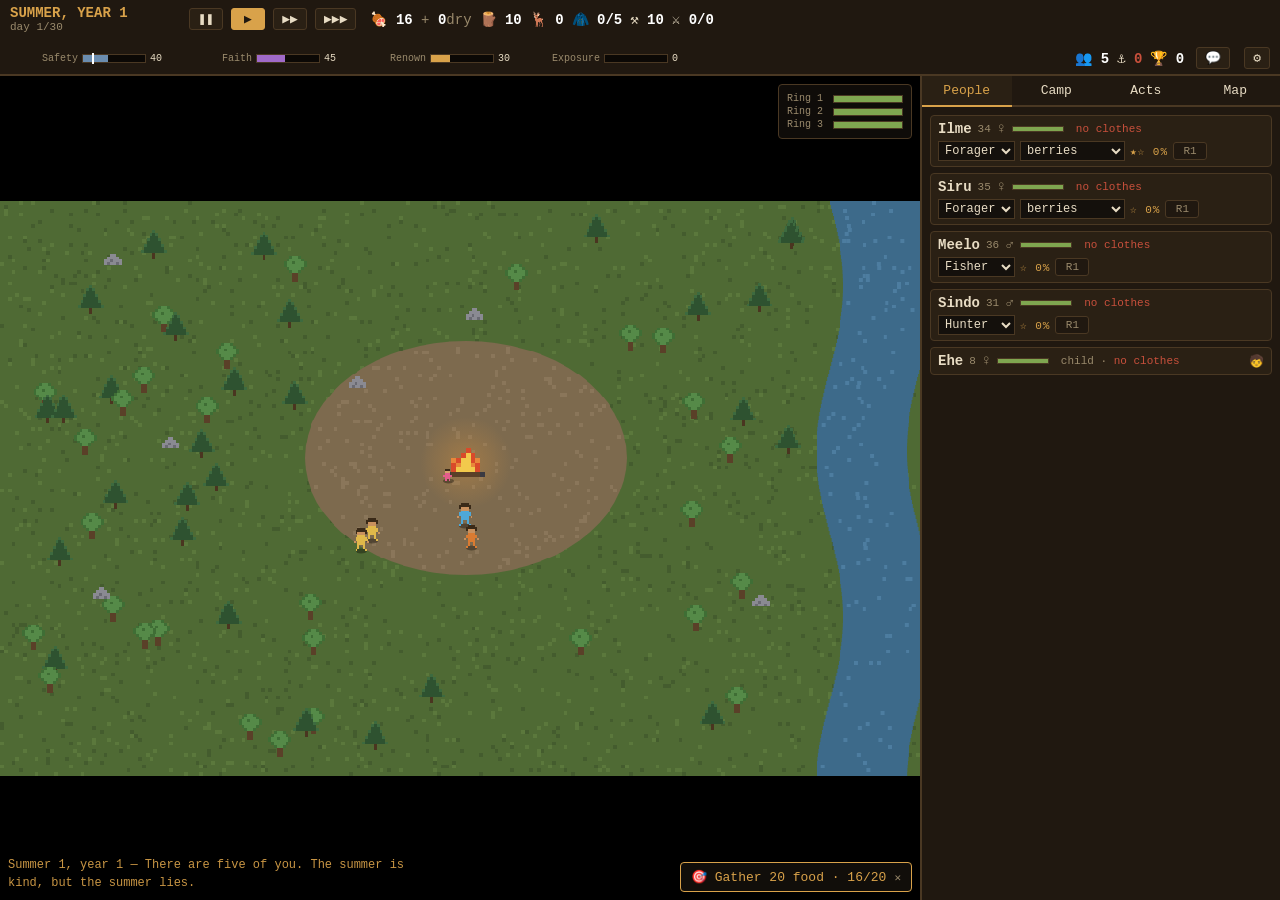
<file: game/index.html>
<!DOCTYPE html>
<html lang="en">
<head>
<meta charset="utf-8">
<title>The Winter Count — Stay or Roam</title>
<meta name="viewport" content="width=device-width, initial-scale=1">
<link rel="icon" type="image/svg+xml" href="/favicon.svg">
<link rel="stylesheet" href="css/style.css?v=32">
<link rel="stylesheet" href="css/mobile.css?v=32">
</head>
<body>
<div id="app">
  <!-- Top bar -->
  <div id="topbar">
    <div class="tb-group" id="tb-date">
      <span id="date-txt">summer 1, year 1</span>
      <span id="day-txt" class="dim">day 1/30</span>
    </div>
    <div class="tb-group" id="tb-speed">
      <button class="spd" data-spd="0" title="Pause (space)">❚❚</button>
      <button class="spd" data-spd="1" title="Normal speed">▶</button>
      <button class="spd" data-spd="2" title="Double speed">▶▶</button>
      <button class="spd" data-spd="4" title="Quadruple speed">▶▶▶</button>
    </div>
    <div class="tb-group" id="tb-res">
      <span class="res" id="res-toit" title="Fresh food rots in about 6 days. Dried food keeps through winter.">🍖 <b id="r-fresh">0</b> <span class="dim">+</span> <b id="r-dried">0</b><span class="dim">dry</span></span>
      <span class="res" id="res-mat" title="Timber, stone and bone. Needed for building and tools.">🪵 <b id="r-mat">0</b></span>
      <span class="res" id="res-hides" title="Hides come only from hunting. Needed for winter clothes.">🦌 <b id="r-hides">0</b></span>
      <span class="res" id="res-clothes" title="Winter clothes: how many are clothed / total">🧥 <b id="r-clothes">0/0</b></span>
      <span class="res" id="res-tool" title="Tool quality. A crafter keeps them sharp, a workshop raises the ceiling.">⚒ <b id="r-tool">0</b></span>
      <span class="res" id="res-gear" title="">⚔ <b id="r-gear">0</b></span>
    </div>
    <div class="tb-group" id="tb-meters">
      <div class="meter" id="m-sec" title=""><label>Safety</label><div class="bar"><div class="fill sec"></div><div class="req"></div></div><span class="mval"></span></div>
      <div class="meter" id="m-faith" title="Faith is a buffer against hardship: with high faith people endure hunger and death without leaving."><label>Faith</label><div class="bar"><div class="fill faith"></div></div><span class="mval"></span></div>
      <div class="meter" id="m-rep" title="Renown decides who comes: joiners, traders… or raiders."><label>Renown</label><div class="bar"><div class="fill rep"></div></div><span class="mval"></span></div>
      <div class="meter" id="m-vis" title=""><label>Exposure</label><div class="bar"><div class="fill vis"></div></div><span class="mval"></span></div>
    </div>
    <div class="tb-group" id="tb-pop">
      <span id="pop-txt" title="Population">👥 <b id="r-pop">0</b></span>
      <span id="leave-txt" title="The cost of leaving: what you abandon if you move. Every building raises it.">⚓ <b id="r-leave">0</b></span>
      <span id="score-txt" title="Score builds every season you survive: people, stores, relics, winters passed, raids won. Death ends the count.">🏆 <b id="r-score">0</b></span>
      <button id="btn-feedback" title="Send feedback">💬</button>
      <button id="tb-more" title="More readings" aria-expanded="false">⌄</button>
    </div>
  </div>

  <!-- Main area -->
  <div id="main">
    <div id="canvas-wrap">
      <canvas id="game-canvas" width="960" height="600"></canvas>
      <div id="log-overlay"></div>
      <div id="ring-overlay" title="How rich the land is, ring by ring. When a ring empties, workers walk further: slower and more dangerous.">
        <div class="ringbar" id="rb-0"><label>Ring 1</label><div class="rbar"><div class="rfill"></div></div></div>
        <div class="ringbar" id="rb-1"><label>Ring 2</label><div class="rbar"><div class="rfill"></div></div></div>
        <div class="ringbar" id="rb-2"><label>Ring 3</label><div class="rbar"><div class="rfill"></div></div></div>
      </div>
      <div id="away-overlay"></div>
      <div id="obj-bar" class="hidden"><span id="obj-title"></span><span id="obj-hide" title="Hide goals">✕</span></div>
    </div>

    <!-- Side panel -->
    <div id="side">
      <div id="sheet-handle" aria-hidden="true"><span class="sh-grip"></span><span class="sh-label">drag up</span></div>
      <div id="tabs">
        <button class="tab active" data-tab="rahvas">People</button>
        <button class="tab" data-tab="kyla">Camp</button>
        <button class="tab" data-tab="teod">Acts</button>
        <button class="tab" data-tab="kaart">Map</button>
      </div>
      <div id="tab-rahvas" class="tabpage active"></div>
      <div id="tab-kyla" class="tabpage"></div>
      <div id="tab-teod" class="tabpage"></div>
      <div id="tab-kaart" class="tabpage"></div>
    </div>
  </div>
</div>

<!-- Mobiil: logi täisvaates -->
<div id="log-full">
  <div class="lf-head"><b>Event log</b><button id="lf-close" aria-label="Close">✕</button></div>
  <div class="lf-body"></div>
</div>

<!-- Mobiil: tegevusriba -->
<nav id="mob-tabs" aria-label="Views">
  <button data-mtab="rahvas"><span class="mt-ico">◆</span><span class="mt-lab">People</span></button>
  <button data-mtab="kyla"><span class="mt-ico">▣</span><span class="mt-lab">Camp</span></button>
  <button data-mtab="teod"><span class="mt-ico">✦</span><span class="mt-lab">Acts</span></button>
  <button data-mtab="kaart"><span class="mt-ico">◇</span><span class="mt-lab">Map</span></button>
  <button id="mt-speed" title="Speed"><span class="mt-ico">⏸</span><span class="mt-lab">1×</span></button>
</nav>

<!-- Modal -->
<div id="modal-back" class="hidden">
  <div id="modal">
    <h2 id="modal-title"></h2>
    <div id="modal-body"></div>
    <div id="modal-choices"></div>
  </div>
</div>

<!-- Combat overlay -->
<div id="combat-back" class="hidden">
  <div id="combat-box">
    <h2 id="combat-title">Encounter</h2>
    <canvas id="combat-canvas" width="780" height="480"></canvas>
    <div id="combat-info"></div>
    <div id="combat-buttons">
      <button id="cb-endturn">End turn</button>
      <button id="cb-flee" title="Everyone runs. You lose loot and renown, but not people.">Flee</button>
      <button id="cb-auto" title="Let the fight resolve itself.">Auto-resolve</button>
    </div>
    <button id="cb-confirm">⚔ Attack</button>
    <div id="combat-log"></div>
  </div>
</div>

<script src="js/telemetry.js?v=32"></script>
<script src="js/util.js?v=32"></script>
<script src="js/data.js?v=32"></script>
<script src="js/sprites.js?v=32"></script>
<script src="js/world.js?v=32"></script>
<script src="js/objectives.js?v=32"></script>
<script src="js/person.js?v=32"></script>
<script src="js/sim.js?v=32"></script>
<script src="js/events.js?v=32"></script>
<script src="js/combat.js?v=32"></script>
<script src="js/render.js?v=32"></script>
<script src="js/bot.js?v=32"></script>
<script src="js/ui.js?v=32"></script>
<script src="js/mobile.js?v=32"></script>
<script src="js/admin.js?v=32"></script>
<script src="js/main.js?v=32"></script>
</body>
</html>
</file>
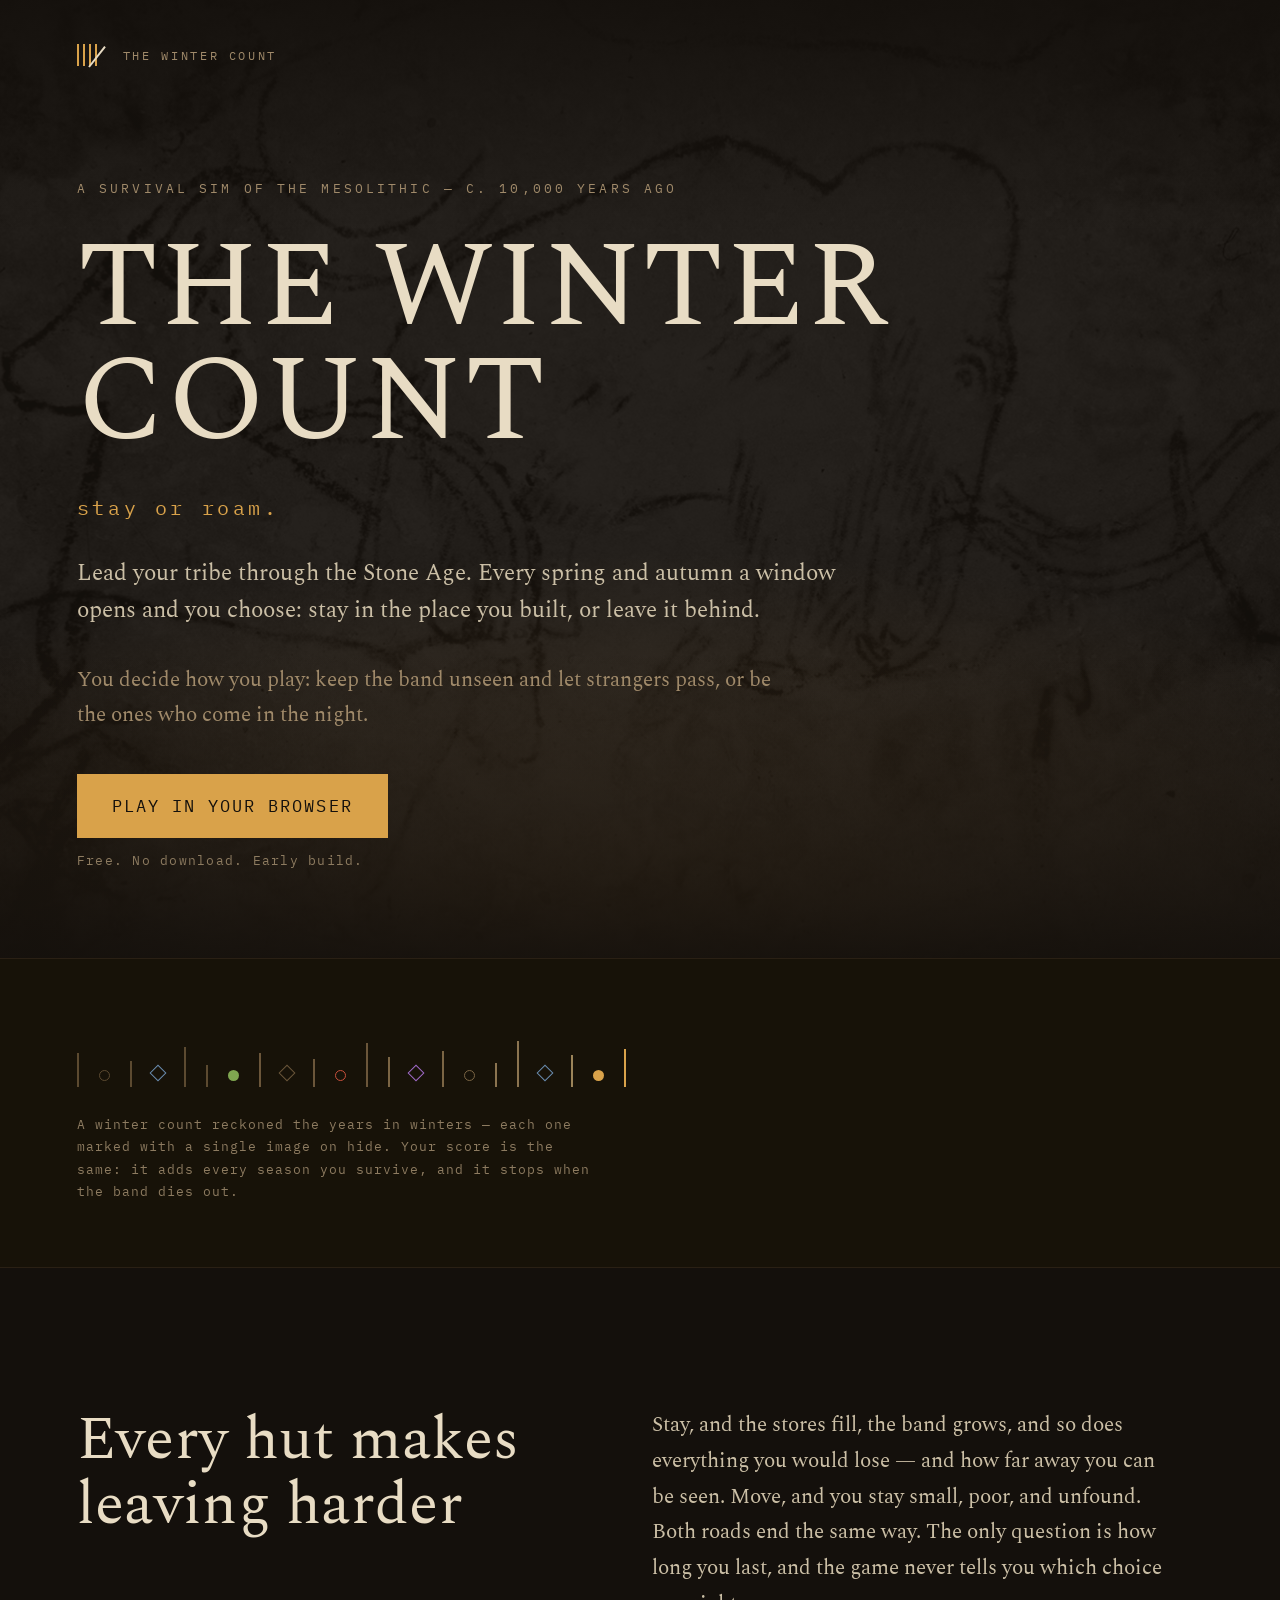
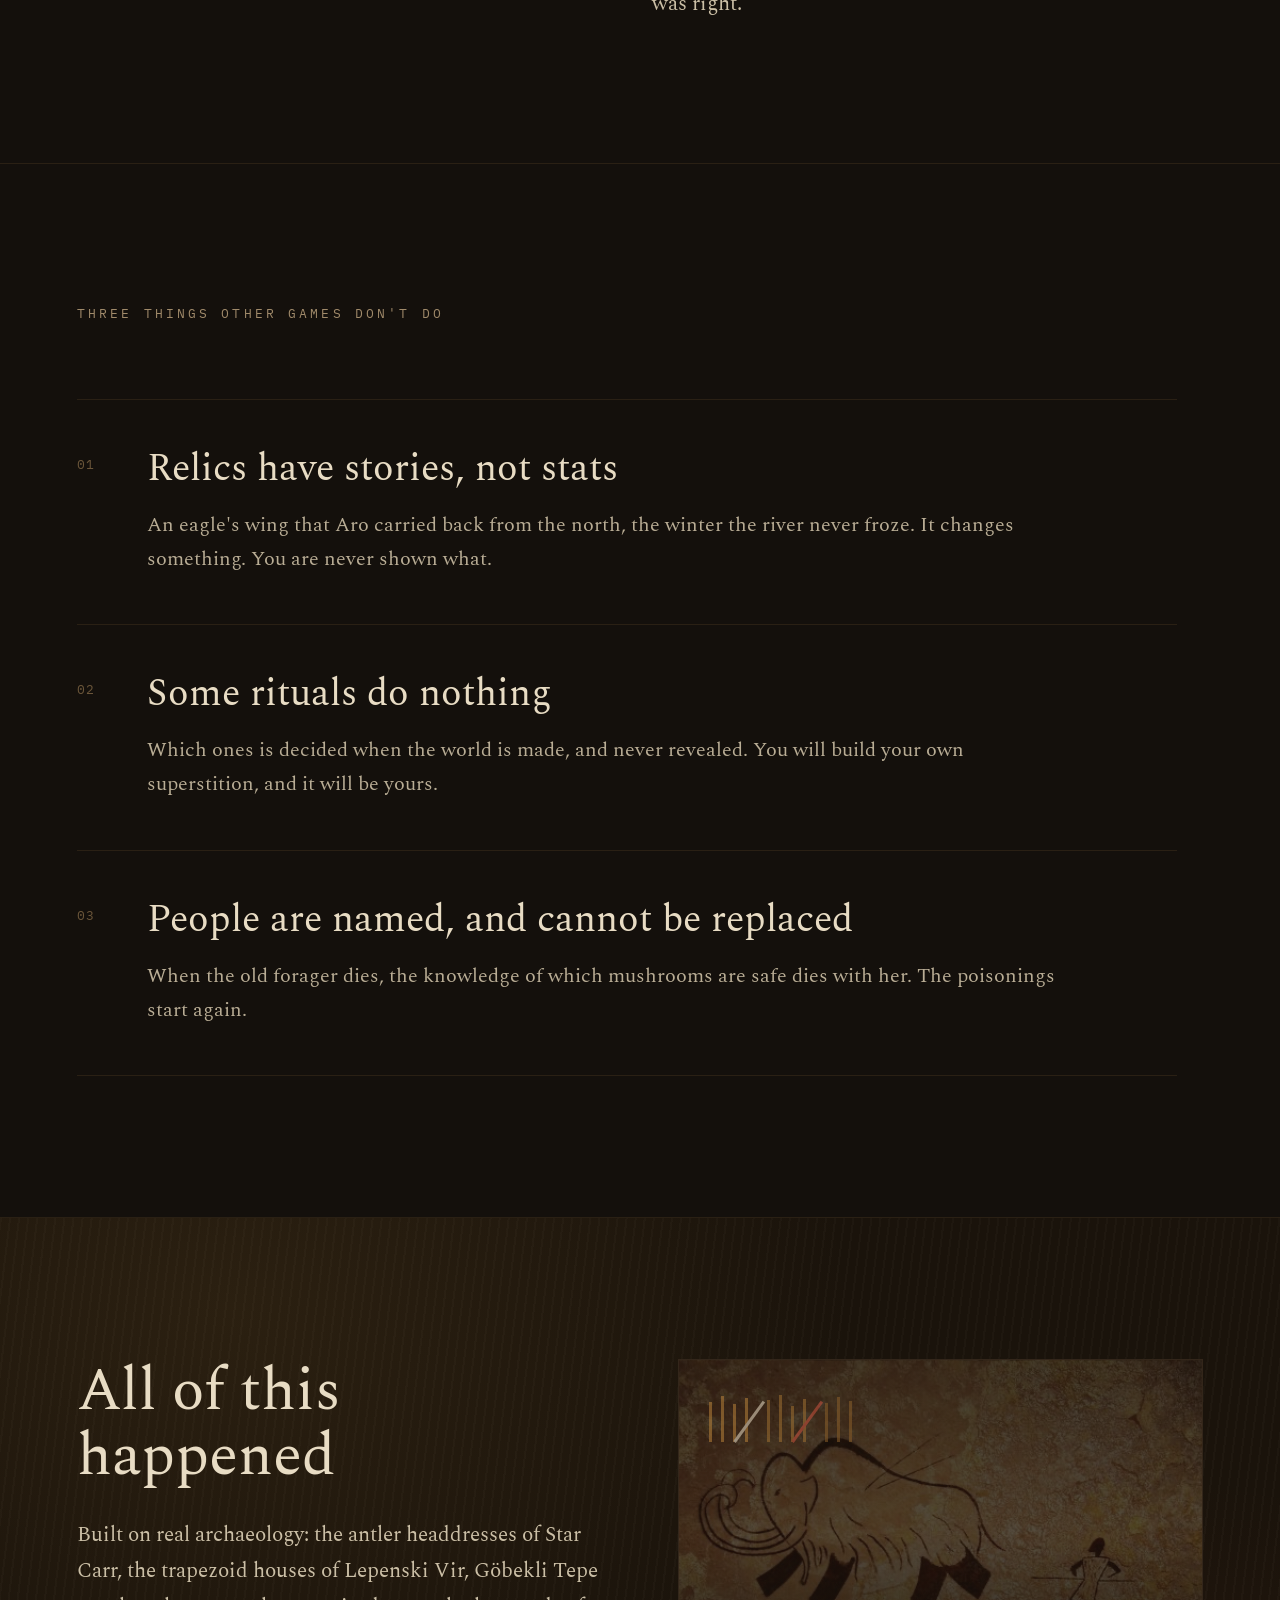
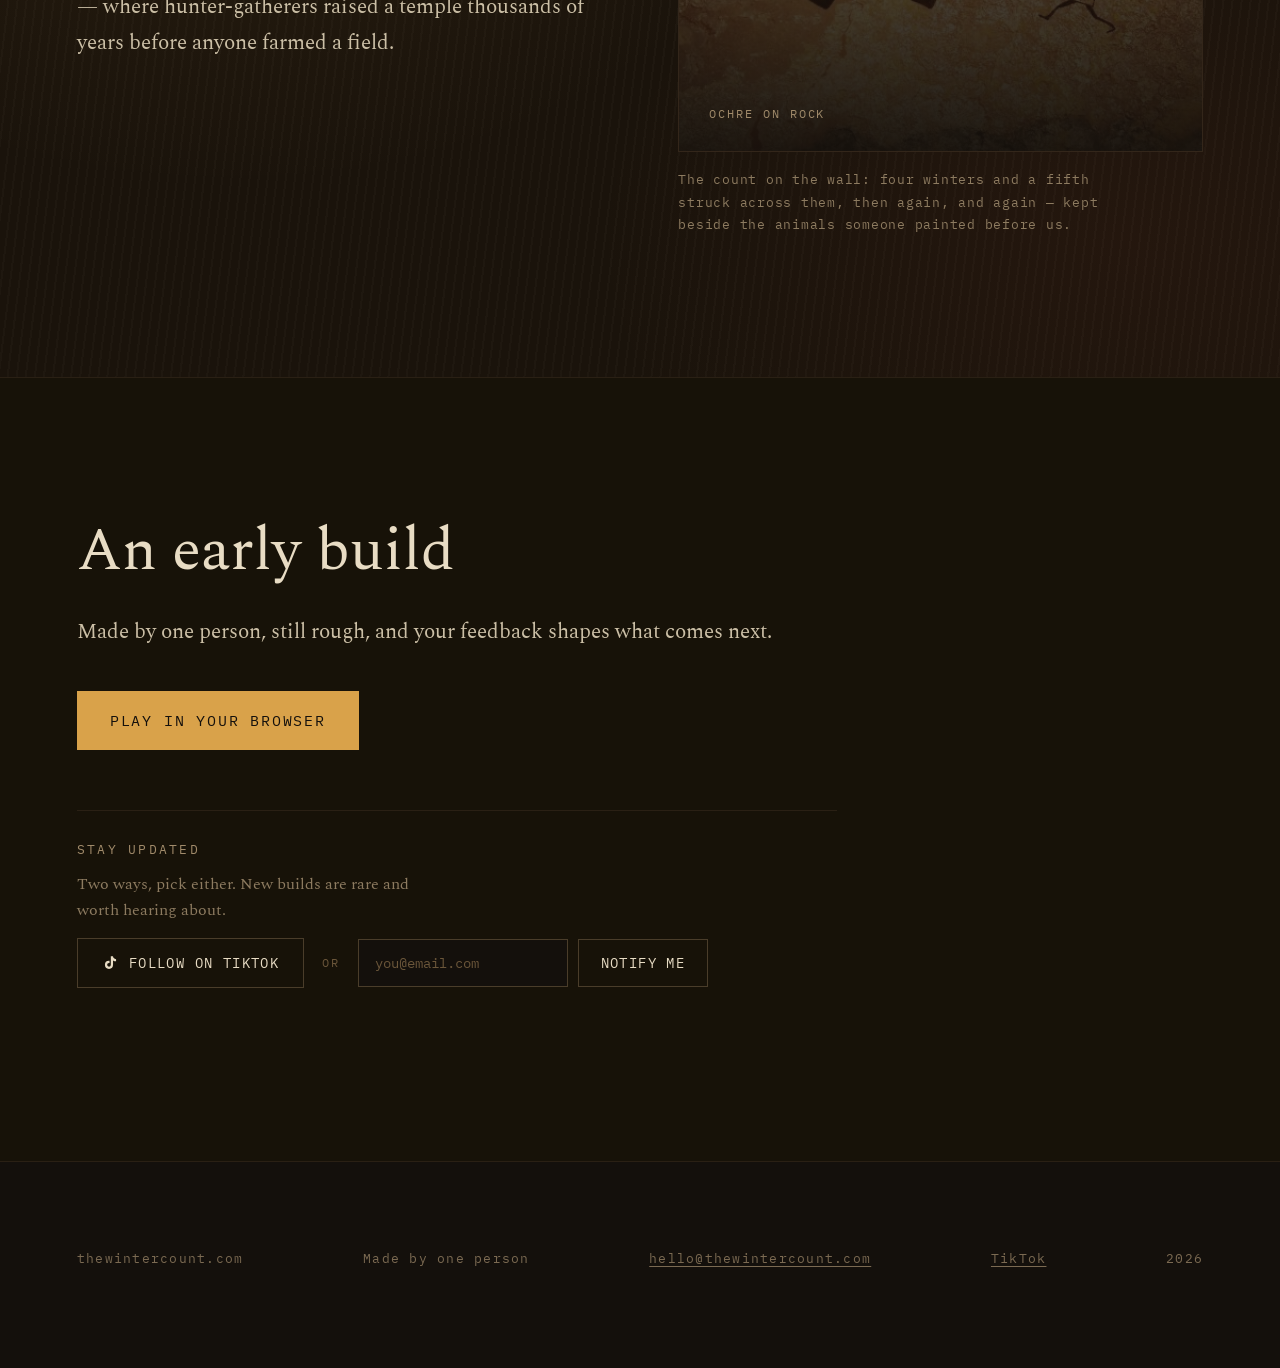
<file: game/site/index.html>
<!DOCTYPE html>
<html lang="en">
<head>
<meta charset="utf-8">
<meta name="viewport" content="width=device-width, initial-scale=1">
<title>The Winter Count — Stay or roam.</title>
<meta name="description" content="A survival sim of the Mesolithic. Lead a band of hunter-gatherers through the seasons and choose, every spring and autumn: stay in the place you built, or leave it behind. Free in your browser.">
<meta property="og:title" content="The Winter Count — Stay or roam.">
<meta property="og:description" content="Lead your band through the Stone Age. Every hut makes leaving harder. Free in your browser.">
<meta property="og:type" content="website">
<meta property="og:url" content="https://thewintercount.com/">
<link rel="icon" type="image/svg+xml" href="/favicon.svg">
<link rel="preconnect" href="https://fonts.googleapis.com">
<link rel="preconnect" href="https://fonts.gstatic.com" crossorigin>
<link rel="stylesheet" href="https://fonts.googleapis.com/css2?family=Spectral:ital,wght@0,400;0,500;0,600;0,700;1,400&family=IBM+Plex+Mono:wght@400;500&display=swap">
<style>

  html { -webkit-text-size-adjust: 100%; }
  body { margin: 0; background: #14100c; color: #e8dcc4; font-family: Spectral, Georgia, serif; }
  * { box-sizing: border-box; }
  a { color: #d9a24a; text-decoration-thickness: 1px; text-underline-offset: 3px; }
  a:hover { color: #e8dcc4; }
  ::selection { background: #d9a24a; color: #14100c; }
  :focus-visible { outline: 2px solid #d9a24a; outline-offset: 3px; }
  @keyframes emberDrift { 0% { opacity: .55; transform: translateY(0) scale(1); } 50% { opacity: .8; transform: translateY(-6px) scale(1.03); } 100% { opacity: .55; transform: translateY(0) scale(1); } }
  @media (prefers-reduced-motion: reduce) { * { animation: none !important; transition: none !important; } }


/* väikeekraani märkus: nähtav ainult kitsal ekraanil (asendab JS-i) */
.small-screen-note { display: none; }
@media (max-width: 820px) { .small-screen-note { display: block; } }


  /* --- Play-nupp klassina (oli inline) --- */
  .btn-primary { display:inline-block; background:#d9a24a; color:#14100c;
    font-family:'IBM Plex Mono',monospace; font-size:15px; letter-spacing:.12em;
    text-transform:uppercase; padding:19px 32px; text-decoration:none; border:1px solid #d9a24a; }
  .btn-primary:hover { background:#e8dcc4; border-color:#e8dcc4; color:#14100c; }

  /* --- Stay updated --- */
  .stay-block { margin-top: clamp(18px,3vw,28px); padding-top: clamp(22px,3vw,30px);
    border-top: 1px solid #2a2014; display:flex; flex-direction:column; gap:14px; }
  .stay-title { margin:0; font-family:'IBM Plex Mono',monospace; font-size:12.5px;
    letter-spacing:.18em; text-transform:uppercase; color:#a08a6a; font-weight:400; }
  .stay-sub { margin:0; font-size:16px; line-height:1.65; color:#8d7b60; max-width:44ch; }
  .stay-row { display:flex; flex-wrap:wrap; align-items:center; gap:14px 18px; }

  .tiktok-btn { display:inline-flex; align-items:center; gap:10px; padding:15px 24px;
    font-family:'IBM Plex Mono',monospace; font-size:14px; letter-spacing:.1em;
    text-transform:uppercase; color:#e8dcc4; text-decoration:none; border:1px solid #4a3d2a;
    background:transparent; transition:border-color .15s, color .15s; }
  .tiktok-btn:hover { border-color:#d9a24a; color:#d9a24a; }
  .tiktok-btn svg { flex:none; }

  .stay-or { font-family:'IBM Plex Mono',monospace; font-size:12px; letter-spacing:.14em;
    text-transform:uppercase; color:#6b563a; }

  .mail-form { display:flex; flex-wrap:wrap; gap:10px; }
  .mail-form input { background:#14100c; color:#e8dcc4; border:1px solid #4a3d2a;
    font-family:'IBM Plex Mono',monospace; font-size:14px; padding:14px 16px; min-width:15em; }
  .mail-form input::placeholder { color:#6b563a; }
  .mail-form input:focus { outline:none; border-color:#d9a24a; }
  .mail-form button { background:transparent; color:#e8dcc4; border:1px solid #4a3d2a;
    font-family:'IBM Plex Mono',monospace; font-size:14px; letter-spacing:.1em;
    text-transform:uppercase; padding:14px 22px; cursor:pointer;
    transition:border-color .15s, color .15s; }
  .mail-form button:hover:not(:disabled) { border-color:#d9a24a; color:#d9a24a; }
  .mail-form button:disabled { opacity:.5; cursor:default; }

  .stay-msg { margin:0; min-height:1.4em; font-family:'IBM Plex Mono',monospace;
    font-size:13px; letter-spacing:.04em; color:#7fa650; }
  .stay-msg.err { color:#c9503c; }

  @media (max-width: 560px) {
    .stay-or { display:none; }
    .stay-row { flex-direction:column; align-items:stretch; }
    .tiktok-btn { justify-content:center; }
    .mail-form input { min-width:0; flex:1; }
  }
</style>
</head>
<body>
<main style="max-width:100%;overflow-x:hidden">

  <section style="position:relative;min-height:92vh;display:flex;flex-direction:column;justify-content:flex-end;padding:clamp(110px,16vw,180px) clamp(20px,6vw,88px) clamp(40px,7vw,96px);border-bottom:1px solid #2a2014">
    <div aria-hidden="true" style="position:absolute;inset:0;background:radial-gradient(120% 70% at 50% 108%, #4a3418 0%, #2a2014 34%, #14100c 72%);animation:emberDrift 14s ease-in-out infinite;pointer-events:none"></div>
    <div aria-hidden="true" style="position:absolute;inset:0;background-image:url(&quot;img/rock.jpg&quot;);background-size:cover;background-position:60% 40%;opacity:.085;filter:grayscale(1) contrast(1.25) brightness(.95);mix-blend-mode:luminosity;pointer-events:none"></div>
    <div aria-hidden="true" style="position:absolute;left:0;right:0;bottom:0;height:34vh;background:linear-gradient(to top, rgba(20,16,12,.92), rgba(20,16,12,0));pointer-events:none"></div>
    <div aria-hidden="true" style="position:absolute;left:0;right:0;top:0;height:26vh;background:linear-gradient(to bottom, rgba(20,16,12,.88), rgba(20,16,12,0));pointer-events:none"></div>

    <header style="position:absolute;top:clamp(22px,4vw,44px);left:clamp(20px,6vw,88px);right:clamp(20px,6vw,88px);display:flex;align-items:center;gap:20px">
      <span aria-hidden="true" style="position:relative;display:block;width:26px;height:22px;flex:0 0 auto">
        <span style="position:absolute;left:0;bottom:0;width:2px;height:22px;background:#d9a24a"></span>
        <span style="position:absolute;left:6px;bottom:0;width:2px;height:22px;background:#d9a24a"></span>
        <span style="position:absolute;left:12px;bottom:0;width:2px;height:22px;background:#d9a24a"></span>
        <span style="position:absolute;left:18px;bottom:0;width:2px;height:22px;background:#d9a24a"></span>
        <span style="position:absolute;left:11px;bottom:-1px;width:2px;height:26px;background:#e8dcc4;transform:rotate(38deg);transform-origin:bottom center"></span>
      </span>
      <span style="font-family:'IBM Plex Mono',monospace;font-size:12px;letter-spacing:.22em;text-transform:uppercase;color:#a08a6a">The Winter Count</span>
    </header>

    <div style="position:relative;display:flex;flex-direction:column;gap:clamp(20px,3vw,34px);max-width:960px">
      <p style="margin:0;font-family:'IBM Plex Mono',monospace;font-size:13px;letter-spacing:.24em;text-transform:uppercase;color:#a08a6a">A survival sim of the Mesolithic — c. 10,000 years ago</p>
      <h1 style="margin:0;font-weight:400;font-size:clamp(44px,9.5vw,124px);line-height:.94;letter-spacing:.01em;color:#e8dcc4;text-wrap:balance">THE WINTER<br>COUNT</h1>
      <p style="margin:0;font-family:'IBM Plex Mono',monospace;font-size:clamp(15px,2.2vw,20px);letter-spacing:.18em;text-transform:lowercase;color:#d9a24a">Stay or roam.</p>
      <p style="margin:0;max-width:34em;font-size:clamp(18px,2.3vw,23px);line-height:1.62;color:#cbbfa6;text-wrap:pretty">Lead your tribe through the Stone Age. Every spring and autumn a window opens and you choose: stay in the place you built, or leave it behind.</p>
      <p style="margin:0;max-width:34em;font-size:clamp(17px,2.1vw,21px);line-height:1.64;color:#a08a6a;text-wrap:pretty">You decide how you play: keep the band unseen and let strangers pass, or be the ones who come in the night.</p>

      <div style="display:flex;flex-direction:column;gap:14px;align-items:flex-start;margin-top:8px">
        <a href="/play" style="display:inline-block;background:#d9a24a;color:#14100c;font-family:'IBM Plex Mono',monospace;font-size:clamp(14px,1.6vw,17px);letter-spacing:.12em;text-transform:uppercase;padding:20px 34px;min-height:56px;text-decoration:none;border:1px solid #d9a24a" style-hover="background:#e8dcc4;border-color:#e8dcc4">Play in your browser</a>
        <p style="margin:0;font-family:'IBM Plex Mono',monospace;font-size:12.5px;letter-spacing:.1em;color:#8d7b60">Free. No download. Early build.</p>
        <p style="margin:0;font-family:'IBM Plex Mono',monospace;font-size:12.5px;line-height:1.7;letter-spacing:.06em;color:#6a8caf;max-width:30em" class="small-screen-note">It runs on a phone, but the game reads better on a larger screen.</p>
      </div>
    </div>
  </section>

  <section aria-label="One mark for each winter survived" style="padding:clamp(36px,5vw,64px) clamp(20px,6vw,88px);border-bottom:1px solid #2a2014;background:#171208">
    <div style="display:flex;align-items:flex-end;gap:clamp(10px,1.6vw,20px);height:64px;overflow:hidden">
      <div style="width:2px;height:34px;background:#5c4a30"></div>
      <div style="width:11px;height:11px;border:1px solid #5c4a30;border-radius:50%;margin-bottom:6px"></div>
      <div style="width:2px;height:26px;background:#5c4a30"></div>
      <div style="width:12px;height:12px;border:1px solid #6a8caf;transform:rotate(45deg);margin-bottom:8px"></div>
      <div style="width:2px;height:40px;background:#5c4a30"></div>
      <div style="width:2px;height:22px;background:#5c4a30"></div>
      <div style="width:11px;height:11px;background:#7fa650;border-radius:50%;margin-bottom:6px"></div>
      <div style="width:2px;height:34px;background:#6b563a"></div>
      <div style="width:12px;height:12px;border:1px solid #6b563a;transform:rotate(45deg);margin-bottom:8px"></div>
      <div style="width:2px;height:28px;background:#6b563a"></div>
      <div style="width:11px;height:11px;border:1px solid #c9503c;border-radius:50%;margin-bottom:6px"></div>
      <div style="width:2px;height:44px;background:#6b563a"></div>
      <div style="width:2px;height:30px;background:#7b6544"></div>
      <div style="width:12px;height:12px;border:1px solid #a06ac9;transform:rotate(45deg);margin-bottom:8px"></div>
      <div style="width:2px;height:36px;background:#7b6544"></div>
      <div style="width:11px;height:11px;border:1px solid #7b6544;border-radius:50%;margin-bottom:6px"></div>
      <div style="width:2px;height:24px;background:#8b7450"></div>
      <div style="width:2px;height:46px;background:#8b7450"></div>
      <div style="width:12px;height:12px;border:1px solid #6a8caf;transform:rotate(45deg);margin-bottom:8px"></div>
      <div style="width:2px;height:32px;background:#9c8459"></div>
      <div style="width:11px;height:11px;background:#d9a24a;border-radius:50%;margin-bottom:6px"></div>
      <div style="width:2px;height:38px;background:#d9a24a"></div>
    </div>
    <p style="margin:26px 0 0;font-family:'IBM Plex Mono',monospace;font-size:12.5px;line-height:1.8;letter-spacing:.08em;color:#8d7b60;max-width:42em">A winter count reckoned the years in winters — each one marked with a single image on hide. Your score is the same: it adds every season you survive, and it stops when the band dies out.</p>
  </section>

  <section style="padding:clamp(72px,11vw,168px) clamp(20px,6vw,88px);border-bottom:1px solid #2a2014">
    <div style="max-width:1100px;display:grid;gap:clamp(28px,4vw,56px);grid-template-columns:repeat(auto-fit,minmax(300px,1fr))">
      <h2 style="margin:0;font-weight:400;font-size:clamp(30px,5.4vw,60px);line-height:1.08;letter-spacing:.005em;color:#e8dcc4;text-wrap:balance">Every hut makes leaving harder</h2>
      <p style="margin:0;font-size:clamp(17px,2.1vw,21px);line-height:1.7;color:#cbbfa6;text-wrap:pretty">Stay, and the stores fill, the band grows, and so does everything you would lose — and how far away you can be seen. Move, and you stay small, poor, and unfound. Both roads end the same way. The only question is how long you last, and the game never tells you which choice was right.</p>
    </div>
  </section>

  <section style="padding:clamp(72px,11vw,168px) clamp(20px,6vw,88px);border-bottom:1px solid #2a2014">
    <p style="margin:0 0 clamp(40px,6vw,80px);font-family:'IBM Plex Mono',monospace;font-size:13px;letter-spacing:.24em;text-transform:uppercase;color:#a08a6a">Three things other games don't do</p>
    <div style="display:flex;flex-direction:column;gap:0;max-width:1100px">
      <div style="display:grid;grid-template-columns:auto minmax(0,1fr);gap:clamp(18px,4vw,64px);align-items:start;padding:clamp(28px,4vw,48px) 0;border-top:1px solid #2a2014">
        <span style="font-family:'IBM Plex Mono',monospace;font-size:13px;letter-spacing:.1em;color:#6b563a;padding-top:.6em">01</span>
        <div style="display:flex;flex-direction:column;gap:16px">
          <h3 style="margin:0;font-weight:400;font-size:clamp(24px,3.4vw,38px);line-height:1.15;color:#e8dcc4">Relics have stories, not stats</h3>
          <p style="margin:0;max-width:46em;font-size:clamp(16.5px,1.9vw,20px);line-height:1.72;color:#b9ad95;text-wrap:pretty">An eagle's wing that Aro carried back from the north, the winter the river never froze. It changes something. You are never shown what.</p>
        </div>
      </div>
      <div style="display:grid;grid-template-columns:auto minmax(0,1fr);gap:clamp(18px,4vw,64px);align-items:start;padding:clamp(28px,4vw,48px) 0;border-top:1px solid #2a2014">
        <span style="font-family:'IBM Plex Mono',monospace;font-size:13px;letter-spacing:.1em;color:#6b563a;padding-top:.6em">02</span>
        <div style="display:flex;flex-direction:column;gap:16px">
          <h3 style="margin:0;font-weight:400;font-size:clamp(24px,3.4vw,38px);line-height:1.15;color:#e8dcc4">Some rituals do nothing</h3>
          <p style="margin:0;max-width:46em;font-size:clamp(16.5px,1.9vw,20px);line-height:1.72;color:#b9ad95;text-wrap:pretty">Which ones is decided when the world is made, and never revealed. You will build your own superstition, and it will be yours.</p>
        </div>
      </div>
      <div style="display:grid;grid-template-columns:auto minmax(0,1fr);gap:clamp(18px,4vw,64px);align-items:start;padding:clamp(28px,4vw,48px) 0;border-top:1px solid #2a2014;border-bottom:1px solid #2a2014">
        <span style="font-family:'IBM Plex Mono',monospace;font-size:13px;letter-spacing:.1em;color:#6b563a;padding-top:.6em">03</span>
        <div style="display:flex;flex-direction:column;gap:16px">
          <h3 style="margin:0;font-weight:400;font-size:clamp(24px,3.4vw,38px);line-height:1.15;color:#e8dcc4">People are named, and cannot be replaced</h3>
          <p style="margin:0;max-width:46em;font-size:clamp(16.5px,1.9vw,20px);line-height:1.72;color:#b9ad95;text-wrap:pretty">When the old forager dies, the knowledge of which mushrooms are safe dies with her. The poisonings start again.</p>
        </div>
      </div>
    </div>
  </section>

  <section style="position:relative;padding:clamp(72px,11vw,168px) clamp(20px,6vw,88px);border-bottom:1px solid #2a2014;background-color:#1a130b;background-image:radial-gradient(70% 90% at 18% 12%, rgba(217,162,74,.09), transparent 70%), radial-gradient(60% 70% at 88% 82%, rgba(201,80,60,.06), transparent 70%), repeating-linear-gradient(97deg, rgba(232,220,196,.022) 0 2px, transparent 2px 9px)">
    <div style="display:grid;gap:clamp(40px,6vw,80px);grid-template-columns:repeat(auto-fit,minmax(320px,1fr));max-width:1240px;align-items:start">
      <div style="display:flex;flex-direction:column;gap:clamp(22px,3vw,30px)">
        <h2 style="margin:0;font-weight:400;font-size:clamp(30px,5.4vw,60px);line-height:1.08;color:#e8dcc4">All of this happened</h2>
        <p style="margin:0;font-size:clamp(17px,2.1vw,21px);line-height:1.7;color:#cbbfa6;text-wrap:pretty">Built on real archaeology: the antler headdresses of Star Carr, the trapezoid houses of Lepenski Vir, Göbekli Tepe — where hunter-gatherers raised a temple thousands of years before anyone farmed a field.</p>
      </div>
      <figure style="margin:0;display:flex;flex-direction:column;gap:16px">
        <div style="position:relative;aspect-ratio:4/3;border:1px solid #33261a;background-color:#20180f;display:flex;align-items:flex-end;justify-content:flex-start;padding:clamp(18px,3vw,30px);overflow:hidden">
          <div aria-hidden="true" style="position:absolute;inset:0;background-image:url(&quot;img/count.jpg&quot;);background-size:cover;background-position:center;opacity:.42;filter:saturate(.7) brightness(.72) contrast(1.05)"></div>
          <div aria-hidden="true" style="position:absolute;inset:0;background:linear-gradient(to top, rgba(20,16,12,.85), rgba(20,16,12,.15) 55%, rgba(20,16,12,.35))"></div>
          <div aria-hidden="true" style="position:absolute;top:clamp(18px,3vw,30px);left:clamp(18px,3vw,30px);right:clamp(18px,3vw,30px);display:flex;align-items:flex-end;gap:9px;height:52px;opacity:.55">
            <div style="width:3px;height:40px;background:#b8823a"></div>
            <div style="width:3px;height:46px;background:#b8823a"></div>
            <div style="width:3px;height:38px;background:#b8823a"></div>
            <div style="width:3px;height:44px;background:#b8823a"></div>
            <div style="width:3px;height:50px;background:#e8dcc4;transform:rotate(36deg);transform-origin:bottom center;margin-left:-24px"></div>
            <div style="width:3px;height:42px;background:#9e6f31;margin-left:22px"></div>
            <div style="width:3px;height:47px;background:#9e6f31"></div>
            <div style="width:3px;height:36px;background:#9e6f31"></div>
            <div style="width:3px;height:43px;background:#9e6f31"></div>
            <div style="width:3px;height:50px;background:#c9503c;transform:rotate(36deg);transform-origin:bottom center;margin-left:-24px"></div>
            <div style="width:3px;height:39px;background:#8a5f2a;margin-left:22px"></div>
            <div style="width:3px;height:45px;background:#8a5f2a"></div>
            <div style="width:3px;height:41px;background:#8a5f2a"></div>
          </div>
          <span style="position:relative;font-family:'IBM Plex Mono',monospace;font-size:12px;letter-spacing:.16em;text-transform:uppercase;color:#a08a6a">ochre on rock</span>
        </div>
        <figcaption style="margin:0;font-family:'IBM Plex Mono',monospace;font-size:12.5px;line-height:1.8;letter-spacing:.06em;color:#8d7b60;max-width:34em">The count on the wall: four winters and a fifth struck across them, then again, and again — kept beside the animals someone painted before us.</figcaption>
      </figure>
    </div>
  </section>

  <section style="padding:clamp(72px,11vw,168px) clamp(20px,6vw,88px);border-bottom:1px solid #2a2014;background:#171208">
    <div style="max-width:760px;display:flex;flex-direction:column;gap:clamp(22px,3vw,32px)">
      <h2 style="margin:0;font-weight:400;font-size:clamp(30px,5.4vw,60px);line-height:1.08;color:#e8dcc4">An early build</h2>
      <p style="margin:0;font-size:clamp(17px,2.1vw,21px);line-height:1.7;color:#cbbfa6;text-wrap:pretty">Made by one person, still rough, and your feedback shapes what comes next.</p>
      <div style="display:flex;flex-wrap:wrap;gap:16px;margin-top:8px">
        <a href="/play" class="btn-primary">Play in your browser</a>
      </div>

      <div class="stay-block">
        <h3 class="stay-title">Stay updated</h3>
        <p class="stay-sub">Two ways, pick either. New builds are rare and worth hearing about.</p>

        <div class="stay-row">
          <a class="tiktok-btn" href="https://www.tiktok.com/@thewintercount" target="_blank" rel="noopener">
            <svg viewBox="0 0 24 24" width="17" height="17" aria-hidden="true" focusable="false">
              <path fill="currentColor" d="M16.6 5.82A4.28 4.28 0 0 1 15.54 3h-3.09v12.4a2.59 2.59 0 0 1-2.59 2.5 2.59 2.59 0 0 1 0-5.18c.27 0 .53.04.77.12v-3.2a5.7 5.7 0 0 0-.77-.05A5.72 5.72 0 0 0 4.14 15.3 5.72 5.72 0 0 0 9.86 21a5.72 5.72 0 0 0 5.72-5.72V9.01a7.35 7.35 0 0 0 4.28 1.37V7.3a4.28 4.28 0 0 1-3.26-1.48z"/>
            </svg>
            <span>Follow on TikTok</span>
          </a>

          <span class="stay-or">or</span>

          <form class="mail-form" id="mail-form" novalidate>
            <input type="email" id="mail-input" name="email" required
                   placeholder="you@email.com" autocomplete="email" spellcheck="false"
                   aria-label="Your email address">
            <button type="submit" id="mail-send">Notify me</button>
          </form>
        </div>
        <p class="stay-msg" id="mail-msg" role="status" aria-live="polite"></p>
      </div>
    </div>
  </section>

  <footer style="padding:clamp(48px,7vw,88px) clamp(20px,6vw,88px) clamp(56px,8vw,104px);display:flex;flex-wrap:wrap;gap:12px 40px;justify-content:space-between;align-items:baseline;font-family:'IBM Plex Mono',monospace;font-size:12.5px;letter-spacing:.1em;color:#7b6a52">
    <span>thewintercount.com</span>
    <span>Made by one person</span>
    <span><a href="mailto:hello@thewintercount.com" style="color:#7b6a52">hello@thewintercount.com</a></span>
    <span><a href="https://www.tiktok.com/@thewintercount" target="_blank" rel="noopener" style="color:#7b6a52">TikTok</a></span>
    <span>2026</span>
  </footer>

</main>

<script>
(function () {
  var f = document.getElementById("mail-form");
  if (!f) return;
  var input = document.getElementById("mail-input");
  var btn = document.getElementById("mail-send");
  var msg = document.getElementById("mail-msg");
  function say(text, isErr) { msg.textContent = text; msg.className = "stay-msg" + (isErr ? " err" : ""); }
  f.addEventListener("submit", function (e) {
    e.preventDefault();
    var email = (input.value || "").trim();
    if (!/^[^\s@]+@[^\s@]+\.[^\s@]{2,}$/.test(email)) {
      say("That address doesn't look right — check it and try again.", true);
      input.focus();
      return;
    }
    btn.disabled = true;
    say("Sending…");
    fetch("/api/subscribe", {
      method: "POST",
      headers: { "Content-Type": "application/json" },
      body: JSON.stringify({ email: email })
    }).then(function (r) {
      if (!r.ok) throw new Error("http " + r.status);
      f.style.display = "none";
      say("Noted — you'll hear when the next build lands.");
    }).catch(function () {
      btn.disabled = false;
      say("Couldn't reach the server. Try again, or write to hello@thewintercount.com.", true);
    });
  });
})();
</script>
</body>
</html>
</file>
<file: game/css/style.css>
* { box-sizing: border-box; margin: 0; padding: 0; }
:root {
  --bg: #14100c;
  --panel: #201810;
  --panel2: #2a2014;
  --border: #4a3823;
  --txt: #e8dcc4;
  --dim: #9a8a6c;
  --accent: #d9a24a;
  --danger: #c9503c;
  --ok: #7fa650;
  --sec: #6a8caf;
  --faith: #a06ac9;
  --rep: #d9a24a;
}
html, body { height: 100%; }
body {
  background: var(--bg);
  color: var(--txt);
  font-family: "Courier New", ui-monospace, monospace;
  font-size: 14px;
  overflow: hidden;
}
#app { display: flex; flex-direction: column; height: 100vh; }
button {
  font-family: inherit; font-size: 13px;
  background: var(--panel2); color: var(--txt);
  border: 1px solid var(--border);
  padding: 4px 10px; cursor: pointer; border-radius: 3px;
}
button:hover { border-color: var(--accent); color: var(--accent); }
button:disabled { opacity: 0.4; cursor: default; }
button:disabled:hover { border-color: var(--border); color: var(--txt); }
.hidden { display: none !important; }
.dim { color: var(--dim); }
b { color: #fff; }

/* Topbar */
#topbar {
  display: flex; align-items: center; gap: 14px;
  background: var(--panel); border-bottom: 2px solid var(--border);
  padding: 5px 10px; flex-wrap: wrap; min-height: 40px;
}
.tb-group { display: flex; align-items: center; gap: 8px; }
#tb-date { min-width: 165px; flex-direction: column; align-items: flex-start; gap: 0; }
#date-txt { font-weight: bold; color: var(--accent); }
#day-txt { font-size: 11px; }
.spd { padding: 2px 8px; min-width: 34px; }
.spd.active { background: var(--accent); color: #201810; border-color: var(--accent); }
.res { white-space: nowrap; cursor: default; }
.meter { display: flex; align-items: center; gap: 4px; cursor: default; }
.meter label { font-size: 10px; color: var(--dim); width: 68px; text-align: right; }
.meter .bar { width: 64px; height: 9px; background: #0b0805; border: 1px solid var(--border); position: relative; }
.meter .fill { height: 100%; width: 50%; }
.meter .fill.sec { background: var(--sec); }
.meter .fill.faith { background: var(--faith); }
.meter .fill.rep { background: var(--rep); }
.meter .fill.vis { background: #c96a3c; }
.meter .req { position: absolute; top: -2px; bottom: -2px; width: 2px; background: #fff; }
.meter .mval { font-size: 10px; width: 26px; }
#tb-pop { margin-left: auto; }
#leave-txt b { color: var(--danger); }

/* Main */
#main { display: flex; flex: 1; min-height: 0; }
#canvas-wrap { position: relative; flex: 1; background: #000; display: flex; align-items: center; justify-content: center; overflow: hidden; }
#game-canvas { image-rendering: pixelated; max-width: 100%; max-height: 100%; }
#log-overlay {
  position: absolute; left: 8px; bottom: 8px; width: 46%;
  font-size: 12px; line-height: 1.45;
  pointer-events: none; text-shadow: 1px 1px 2px #000;
}
#log-overlay .logline { opacity: 0.92; }
#log-overlay .logline.evt { color: var(--accent); }
#log-overlay .logline.bad { color: #e06a55; }
#log-overlay .logline.good { color: #a5c97a; }
#ring-overlay { position: absolute; right: 8px; top: 8px; background: rgba(20,16,12,0.75); padding: 6px 8px; border: 1px solid var(--border); border-radius: 4px; cursor: pointer; }
#ring-overlay:hover { border-color: var(--accent); }
.ringbar { display: flex; align-items: center; gap: 6px; margin: 2px 0; }
.ringbar label { font-size: 10px; color: var(--dim); width: 40px; }
.rbar { width: 70px; height: 8px; background: #0b0805; border: 1px solid var(--border); }
.rfill { height: 100%; background: var(--ok); }
#away-overlay { position: absolute; left: 8px; top: 8px; font-size: 11px; color: var(--dim); text-shadow: 1px 1px 2px #000; }

/* Side panel */
#side { width: 360px; background: var(--panel); border-left: 2px solid var(--border); display: flex; flex-direction: column; }
#tabs { display: flex; }
.tab { flex: 1; border-radius: 0; border: none; border-bottom: 2px solid var(--border); padding: 7px 0; background: var(--panel); }
.tab.active { background: var(--panel2); color: var(--accent); border-bottom-color: var(--accent); }
.tabpage { display: none; overflow-y: auto; padding: 8px; flex: 1; }
.tabpage.active { display: block; }

/* People list */
.prow { border: 1px solid var(--border); border-radius: 4px; padding: 5px 7px; margin-bottom: 6px; background: var(--panel2); }
.prow.dead { opacity: 0.5; }
.prow .phead { display: flex; align-items: center; gap: 6px; }
.prow .pname { font-weight: bold; }
.prow .page { color: var(--dim); font-size: 11px; }
.prow .pstat { margin-left: auto; font-size: 12px; }
.prow .pctrl { display: flex; gap: 5px; margin-top: 4px; align-items: center; flex-wrap: wrap; }
.prow select { background: var(--bg); color: var(--txt); border: 1px solid var(--border); font-family: inherit; font-size: 12px; padding: 1px 2px; max-width: 105px; }
.prow .skill { color: var(--accent); font-size: 11px; letter-spacing: 1px; }
.prow .hbar { width: 52px; height: 6px; background: #0b0805; border: 1px solid var(--border); display: inline-block; }
.prow .hfill { height: 100%; background: var(--ok); display: block; }
.prow .psex { font-size: 15px; color: var(--dim); line-height: 1; }
.prow .ptags { font-size: 11px; color: var(--dim); margin-left: 6px; flex: 1 1 auto; min-width: 0;
  overflow: hidden; text-overflow: ellipsis; white-space: nowrap; }
.prow .ptags .warn { color: var(--danger); }
.prow .ptags .relic { color: var(--faith); }
.prow .ringbtn { padding: 2px 8px; font-size: 11px; min-width: 34px;
  background: var(--panel); border: 1px solid var(--border); color: var(--dim); }
.prow .ringbtn.far { border-color: var(--accent); color: var(--accent); background: var(--panel2); }
.prow .ringbtn.far::after { content: " ⇥"; }
.prow label.far { font-size: 11px; color: var(--dim); cursor: pointer; white-space: nowrap; }
.prow label.far input { vertical-align: middle; }

/* Küla tab */
.bldrow { border: 1px solid var(--border); border-radius: 4px; padding: 6px 8px; margin-bottom: 6px; background: var(--panel2); }
.bldrow .bhead { display: flex; align-items: center; }
.bldrow .bname { font-weight: bold; }
.bldrow .bcount { color: var(--accent); margin-left: 6px; }
.bldrow .bbtn { margin-left: auto; }
.bldrow .bdesc { font-size: 11px; color: var(--dim); margin-top: 3px; line-height: 1.35; }
.bldrow .bcost { font-size: 11px; margin-top: 2px; }
.buildq { font-size: 12px; color: var(--accent); margin: 6px 0; }
.sechead { color: var(--accent); font-weight: bold; margin: 10px 0 5px; border-bottom: 1px solid var(--border); padding-bottom: 2px; }

/* Teod tab */
.act { border: 1px solid var(--border); border-radius: 4px; padding: 7px 8px; margin-bottom: 7px; background: var(--panel2); }
.act .ahead { display: flex; align-items: center; }
.act .aname { font-weight: bold; }
.act .abtn { margin-left: auto; }
.act .adesc { font-size: 11px; color: var(--dim); margin-top: 3px; line-height: 1.4; }
.act .areq { font-size: 11px; color: var(--danger); margin-top: 2px; }

/* Kaart tab */
#region-canvas { width: 100%; border: 1px solid var(--border); border-radius: 4px; background: #1a140d; image-rendering: pixelated; }
.sitecard { border: 1px solid var(--border); border-radius: 4px; padding: 6px 8px; margin: 6px 0; background: var(--panel2); font-size: 12px; line-height: 1.4; }
.sitecard .sname { font-weight: bold; color: var(--accent); }
.sitecard button { margin-top: 4px; margin-right: 4px; font-size: 12px; }
.nbrow { font-size: 12px; margin: 4px 0; line-height: 1.4; }

/* Modal */
#modal-back {
  position: fixed; inset: 0; background: rgba(0,0,0,0.65);
  display: flex; align-items: center; justify-content: center; z-index: 50;
}
#modal {
  width: 520px; max-width: 92vw; max-height: 84vh; overflow-y: auto;
  background: var(--panel); border: 2px solid var(--accent); border-radius: 6px;
  padding: 18px 20px;
}
#modal h2 { color: var(--accent); margin-bottom: 10px; font-size: 18px; }
#modal-body { line-height: 1.55; white-space: pre-wrap; }
#modal-body .quote { color: var(--dim); font-style: italic; }
#modal-choices { margin-top: 14px; display: flex; flex-direction: column; gap: 7px; }
#modal-choices button { text-align: left; padding: 7px 10px; }
#modal-choices .csub { display: block; font-size: 11px; color: var(--dim); margin-top: 2px; }

/* Combat */
#combat-back {
  position: fixed; inset: 0; background: rgba(0,0,0,0.78);
  display: flex; align-items: center; justify-content: center; z-index: 60;
}
#combat-box {
  background: var(--panel); border: 2px solid var(--danger); border-radius: 6px;
  padding: 12px 16px; max-width: 96vw;
}
#combat-box h2 { color: var(--danger); font-size: 16px; margin-bottom: 6px; }
#combat-canvas { image-rendering: pixelated; border: 1px solid var(--border); display: block; max-width: 90vw; }
#combat-info { font-size: 12px; margin: 6px 0; min-height: 18px; color: var(--accent); }
#combat-buttons { display: flex; gap: 8px; }
#combat-log { font-size: 11px; color: var(--dim); margin-top: 6px; max-height: 70px; overflow-y: auto; line-height: 1.4; width: 780px; max-width: 90vw; }

@media (max-width: 1100px) {
  #side { width: 300px; }
}

/* Balansipaneel (admin) */
#ad-gear { padding: 2px 8px; margin-left: 6px; }
#admin-drawer {
  position: fixed; top: 0; right: 0; bottom: 0; width: 420px; max-width: 95vw;
  background: var(--panel); border-left: 2px solid var(--accent);
  z-index: 80; overflow-y: auto; padding: 10px 12px; font-size: 12px;
}
#admin-drawer .ad-head { display: flex; align-items: center; margin-bottom: 6px; }
#admin-drawer .ad-head b { color: var(--accent); font-size: 14px; }
#admin-drawer .ad-x { margin-left: auto; cursor: pointer; padding: 2px 8px; color: var(--dim); }
#admin-drawer .ad-x:hover { color: var(--danger); }
#admin-drawer .ad-note { color: var(--dim); font-size: 11px; line-height: 1.4; margin: 6px 0; }
#admin-drawer .ad-btnrow { display: flex; gap: 5px; flex-wrap: wrap; margin: 6px 0; }
#admin-drawer .ad-btnrow button, #admin-drawer .ad-lab button, #admin-drawer .ad-cheats button { font-size: 11px; padding: 3px 7px; }
#admin-drawer .ad-grp { border: 1px solid var(--border); border-radius: 4px; margin: 6px 0; padding: 4px 8px; background: var(--panel2); }
#admin-drawer .ad-grp summary { cursor: pointer; color: var(--accent); font-weight: bold; padding: 3px 0; }
#admin-drawer .ad-row { display: flex; align-items: center; gap: 5px; margin: 3px 0; }
#admin-drawer .ad-row label { flex: 1; min-width: 120px; color: var(--txt); }
#admin-drawer .ad-inputs { display: flex; gap: 3px; }
#admin-drawer input[type=number] {
  width: 58px; background: var(--bg); color: var(--txt); border: 1px solid var(--border);
  font-family: inherit; font-size: 11px; padding: 2px 3px;
}
#admin-drawer input.ad-changed { border-color: var(--accent); color: var(--accent); }
#admin-drawer .ad-undo { cursor: pointer; color: var(--dim); padding: 0 3px; }
#admin-drawer .ad-undo:hover { color: var(--accent); }
#admin-drawer .ad-rownote { color: var(--dim); font-size: 10px; margin: -2px 0 3px 4px; }
#admin-drawer pre {
  background: var(--bg); border: 1px solid var(--border); border-radius: 3px;
  padding: 6px; font-size: 10px; line-height: 1.45; white-space: pre-wrap;
  max-height: 220px; overflow-y: auto; margin-top: 5px;
}
#admin-drawer .ad-cheats button { margin: 2px 2px; }
#admin-drawer .ad-lab label { color: var(--dim); }
#admin-drawer .ad-lab input { width: 48px; }
#admin-drawer #ad-io textarea {
  width: 100%; background: var(--bg); color: var(--txt);
  border: 1px solid var(--border); border-radius: 3px;
  font-family: inherit; font-size: 10px; padding: 4px; resize: vertical;
}

/* Tagasiside */
#btn-feedback { padding: 2px 8px; margin-left: 4px; }
#fb-box { position: fixed; inset: 0; background: rgba(0,0,0,0.6); display: flex;
  align-items: center; justify-content: center; z-index: 90; }
#fb-box .fb-inner { background: var(--panel); border: 2px solid var(--accent); border-radius: 6px;
  padding: 16px 18px; width: 420px; max-width: 92vw; }
#fb-box b { color: var(--accent); }
#fb-box p { font-size: 12px; color: var(--dim); margin: 8px 0; }
#fb-box textarea { width: 100%; background: var(--bg); color: var(--txt);
  border: 1px solid var(--border); border-radius: 3px; font-family: inherit; padding: 6px; }
#fb-box .fb-btns { display: flex; gap: 8px; margin-top: 10px; }

/* Edenemisribad (ehitus, riided, varustus) */
.progrow { display: flex; align-items: center; gap: 6px; margin: 3px 0 3px 2px; font-size: 11px; }
.progrow .plabel { flex: 0 0 110px; color: var(--txt); }
.progrow .pbar { flex: 1; height: 8px; background: #0b0805; border: 1px solid var(--border); display: block; }
.progrow .pfill { height: 100%; background: var(--accent); display: block; }
.progrow .pval { flex: 0 0 74px; text-align: right; color: var(--dim); }

/* Eesmärgiriba */
#obj-bar {
  position: absolute; right: 8px; bottom: 8px;
  background: rgba(20,16,12,0.88); border: 1px solid var(--accent); border-radius: 4px;
  padding: 6px 10px; font-size: 13px; color: var(--accent);
  display: flex; align-items: center; gap: 8px; max-width: 46%;
}
#obj-bar #obj-hide { color: var(--dim); cursor: pointer; font-size: 11px; }
#obj-bar #obj-hide:hover { color: var(--danger); }
#obj-toast {
  position: absolute; left: 50%; top: 38%; transform: translateX(-50%);
  background: rgba(20,16,12,0.92); border: 2px solid var(--ok); border-radius: 6px;
  padding: 10px 22px; font-size: 17px; font-weight: bold; color: var(--ok);
  animation: objpop 4s ease-out forwards; pointer-events: none; z-index: 40;
}
@keyframes objpop {
  0% { transform: translateX(-50%) scale(0.6); opacity: 0; }
  10% { transform: translateX(-50%) scale(1.1); opacity: 1; }
  20% { transform: translateX(-50%) scale(1); }
  80% { opacity: 1; }
  100% { opacity: 0; }
}
</file>
<file: game/css/mobile.css>
/* mobile.css — mobiilivaade (disainer: "Sama mäng, väiksem ekraan").
   Jaotus: ülariba 98 · laager 330 · eesmärk 36 · alumine leht · tegevusriba 64.
   Kõik lauaarvuti stiilid jäävad puutumata — see fail elab media query taga. */

/* Lauaarvutis on mobiilielemendid peidus */
#mob-tabs, #sheet-handle, #tb-more, #log-full { display: none; }

@media (max-width: 820px) {

  :root {
    --mob-top: 98px;
    --sheet-peek: 128px;
    --mob-obj: 36px;
    --mob-tabs: 64px;
    --sp-1: 4px; --sp-2: 6px; --sp-3: 8px; --sp-4: 12px;
    --sp-5: 16px; --sp-6: 24px; --sp-7: 28px;
  }

  html, body { overscroll-behavior: none; }
  #app { height: 100vh; height: 100dvh; }

  /* ---------- ülariba: kõik mahub, kolm tihedat rida ---------- */
  #topbar {
    height: auto;
    min-height: 0;
    padding: var(--sp-2) var(--sp-4) var(--sp-3);
    gap: var(--sp-2) var(--sp-4);
    align-content: flex-start;
    font-size: 12px;
  }

  /* rida 1: kuupäev + kõik neli kiirusnuppu */
  #tb-date { min-width: 0; flex: 1 1 auto; flex-direction: row; align-items: baseline; gap: var(--sp-3); }
  #date-txt { font-size: 11.5px; letter-spacing: .1em; text-transform: uppercase; }
  #day-txt { font-size: 10.5px; }

  #tb-speed { gap: 3px; order: 2; }
  #tb-speed .spd { min-width: 34px; height: 28px; padding: 0 4px; font-size: 10px; line-height: 1; }

  /* rida 2: ressursid tihedalt */
  #tb-res { order: 3; flex: 1 1 100%; gap: var(--sp-4); font-size: 12px; flex-wrap: wrap; }
  #tb-res .res { white-space: nowrap; }
  #tb-res .dim { font-size: 10px; }

  /* rida 3: mõõdikud lühendatult + rahvas/skoor */
  #tb-meters { order: 4; flex: 1 1 100%; gap: var(--sp-3); flex-wrap: nowrap;
    justify-content: space-between; }
  .meter { gap: 2px; flex: 1 1 0; min-width: 0; }
  .meter label { width: auto; font-size: 8px; letter-spacing: 0; white-space: nowrap; }
  .meter .bar { width: 100%; min-width: 18px; height: 6px; }
  .meter .mval { font-size: 8.5px; width: 15px; text-align: right; }

  #tb-pop { order: 5; margin-left: auto; gap: var(--sp-3); font-size: 12px; align-items: center; }
  #tb-pop b { font-size: 12px; }

  /* nool ja arendajapaneeli nupp ära — admin avaneb pika vajutusega kuupäeval */
  #tb-more, #btn-feedback ~ #ad-gear, #ad-gear { display: none !important; }
  #btn-feedback { padding: 1px 6px; font-size: 11px; }
  /* ---------- põhiala: laager riba, paneel alumise lehena ---------- */
  #main { display: flex; flex-direction: column; position: relative;
    height: calc(100% - var(--mob-top)); padding-bottom: var(--mob-tabs); }

  #canvas-wrap {
    flex: 0 0 27vh;
    min-height: 150px; max-height: 260px;
    width: 100%;
    border-bottom: 1px solid var(--border);
    transition: flex-basis .22s ease;
  }
  #main.camp-min #canvas-wrap { flex-basis: 0; min-height: 0; border-bottom: none; }
  #game-canvas {
    width: 100%; height: 100%;
    max-width: none; max-height: none;
    object-fit: cover;
    object-position: center 52%;
    flex: 1 1 auto;
  }

  /* laagri kihid: väiksemad, aga loetavad */
  #ring-overlay { top: var(--sp-3); right: var(--sp-3); padding: var(--sp-2) var(--sp-3); }
  #ring-overlay { padding: 5px 7px; min-width: 76px; }
  #ring-overlay .ringbar { margin: 1px 0; gap: 4px; }
  #ring-overlay .ringbar label { width: auto; min-width: 22px; font-size: 8px; white-space: nowrap; }
  #ring-overlay .rbar { width: 34px; height: 6px; }
  #away-overlay { top: var(--sp-2); left: var(--sp-2); font-size: 9px; max-width: 44%; }

  /* logi: kaks viimast rida laagri all servas, puude peale avaneb täislehena */
  #log-overlay {
    left: 0; right: 0; bottom: var(--mob-obj); width: 100%;
    /* kast kasvab sisu järgi: lühike sündmus jätab laagrit rohkem paista,
       kaks pikka murtud sündmust mahuvad ära ilma ülemist rida lõikamata */
    height: auto; min-height: 42px; max-height: 78px; overflow: hidden;
    padding: var(--sp-2) var(--sp-4);
    background: linear-gradient(to top, rgba(20,16,12,.94), rgba(20,16,12,.55) 70%, transparent);
    font-family: Georgia, "Times New Roman", serif;
    font-size: 12.5px; line-height: 1.4;
    display: flex; flex-direction: column; justify-content: flex-end;
    pointer-events: auto;
  }
  #log-overlay .logline { display: none; }
  #log-overlay .logline:nth-last-child(-n+2) { display: block; }

  /* eesmärgiriba: laagri alumises servas üle kogu laiuse (mitte canvas'i kõrval) */
  #obj-bar {
    position: absolute; left: 0; right: 0; bottom: 0; margin: 0; width: 100%;
    height: var(--mob-obj); border-radius: 0;
    border-left: none; border-right: none; border-bottom: none;
    padding: 0 var(--sp-4); font-size: 12px;
    background: rgba(20,16,12,.92);
    max-width: none; right: 0;
  }

  /* riba peidetud (✕, eesmärk täidetud või eesmärki pole) — logi laskub
     laagri alumisse serva, muidu jääks sinna riba-kõrgune tühi tükk */
  #canvas-wrap:has(#obj-bar.hidden) #log-overlay { bottom: 0; }

  /* ---------- alumine leht ---------- */
  #side {
    position: static;
    width: 100%; flex: 1 1 auto; min-height: 0;
    border-left: none; border-top: 1px solid var(--accent);
    border-radius: 10px 10px 0 0;
    box-shadow: 0 -6px 18px rgba(0,0,0,.4);
  }

  #sheet-handle { display: none; }
  .sh-grip { display: block; width: 40px; height: 4px; border-radius: 2px; background: var(--border); }
  .sh-label { font-size: 9px; letter-spacing: .14em; text-transform: uppercase; color: var(--dim); }
  .sh-label { font-size: 8.5px; }

  #tabs { display: none; }              /* vahekaardid liiguvad tegevusribale */
  .tabpage { padding: var(--sp-4); }

  /* puutealad: 44px miinimum */
  /* inimese kaart: kaks rida, ~poole madalam kui enne */
  .prow { padding: var(--sp-2) var(--sp-3); margin-bottom: var(--sp-2); }
  .prow .phead { gap: 5px; align-items: center; }
  .prow .pname { font-size: 13.5px; }
  .prow .page { font-size: 10px; }
  .prow .psex { font-size: 16px; }
  .prow .hbar { width: 38px; height: 5px; flex: none; }
  .prow .ptags { font-size: 10px; margin-left: 2px; }
  .prow .pctrl { gap: var(--sp-2); margin-top: var(--sp-2); flex-wrap: nowrap; align-items: center; }
  .prow select {
    min-height: 38px; font-size: 12.5px; padding: 0 var(--sp-2);
    max-width: none; flex: 1 1 0; min-width: 0; border-radius: 3px;
  }
  .prow .skill { font-size: 10px; flex: none; }
  .prow .ringbtn { min-height: 38px; min-width: 44px; font-size: 12px; flex: none; }

  .bldrow, .act, .sitecard { padding: var(--sp-4); margin-bottom: var(--sp-3); }
  .bldrow button, .act button, .sitecard button, #btn-ration, #btn-clothes {
    min-height: 44px; font-size: 13px; padding: 0 var(--sp-5);
  }
  .act .adesc, .bldrow .bdesc { font-size: 12px; }
  .tabpage select { min-height: 44px; font-size: 14px; }

  /* ---------- tegevusriba ---------- */
  #mob-tabs {
    display: grid; grid-template-columns: repeat(4, 1fr);
    position: fixed; left: 0; right: 0; bottom: 0;
    height: var(--mob-tabs);
    background: var(--panel); border-top: 1px solid var(--border);
    z-index: 30;
    padding-bottom: env(safe-area-inset-bottom, 0);
  }
  #mob-tabs button {
    display: flex; flex-direction: column; align-items: center; justify-content: center;
    gap: 3px; background: none; border: none; border-radius: 0;
    color: var(--dim); font-size: 10px; letter-spacing: .08em;
    padding: 0; height: 100%;
  }
  #mob-tabs button .mt-ico { font-size: 15px; line-height: 1; }
  #mob-tabs button.active { color: var(--accent); background: var(--panel2); }
  #mob-tabs button:hover { color: var(--accent); }
  #mob-tabs #mt-speed { display: none; }

  /* ---------- logi täisvaade ---------- */
  #log-full {
    display: none; position: fixed; inset: 0; z-index: 55;
    background: var(--bg); flex-direction: column;
  }
  #log-full.open { display: flex; }
  #log-full .lf-head {
    display: flex; align-items: center; justify-content: space-between;
    padding: var(--sp-5) var(--sp-4); border-bottom: 1px solid var(--border);
  }
  #log-full .lf-head b { color: var(--accent); font-size: 14px; }
  #log-full .lf-head button { min-height: 44px; min-width: 44px; background: none; border: none; font-size: 16px; }
  #log-full .lf-body {
    flex: 1; overflow-y: auto; padding: var(--sp-5) var(--sp-4);
    font-family: Georgia, "Times New Roman", serif; font-size: 15px; line-height: 1.6;
  }
  #log-full .lf-body div { margin-bottom: var(--sp-4); }
  #log-full .lf-body .evt { color: var(--accent); }
  #log-full .lf-body .bad { color: #e06a55; }
  #log-full .lf-body .good { color: #a5c97a; }

  /* ---------- modaalid: proosa üleval, valikud pöidla all ---------- */
  #modal {
    width: 100%; max-width: none; max-height: 100%;
    height: 100%; border-radius: 0; border: none;
    padding: var(--sp-6) var(--sp-5);
    display: flex; flex-direction: column;
  }
  #modal h2 { font-size: 22px; line-height: 1.2; }
  #modal-body { font-size: 17px; line-height: 1.62; flex: 1; overflow-y: auto; }
  #modal-choices { margin-top: var(--sp-5); gap: var(--sp-3); }
  #modal-choices button { min-height: 56px; padding: var(--sp-4) var(--sp-5); font-size: 14px; }

  /* ---------- lahing: kaheastmeline sihtimine ---------- */
  #combat-box { padding: var(--sp-4) var(--sp-3); width: 100%; max-width: none; }
  #combat-canvas { width: 100%; height: auto; }
  #combat-log { width: 100%; font-size: 12px; max-height: 56px; }
  #combat-info { font-size: 14.5px; line-height: 1.5; }
  #combat-buttons { gap: var(--sp-3); }
  #combat-buttons button { flex: 1; min-height: 48px; font-size: 13px; }
  #cb-confirm {
    display: none; width: 100%; min-height: 56px; margin: var(--sp-3) 0 0;
    background: var(--danger); color: #14100c; border-color: var(--danger);
    font-size: 14px; letter-spacing: .08em;
  }
  #cb-confirm.show { display: block; }

  /* ---------- balansipaneel mahub ekraanile ---------- */
  #admin-drawer { width: 100%; }
}

/* Kitsam telefon: laager 300px, mõõdikutest ainult turvatunne */
@media (max-width: 380px) {
  :root { --sheet-peek: 116px; }
  #canvas-wrap { height: 24vh; min-height: 132px; }
  #tb-res { font-size: 11px; gap: 9px; }
  #tb-meters { gap: var(--sp-2) var(--sp-3); }
  .meter label { font-size: 8px; }
  .meter .bar { width: 28px; }
  #tb-speed .spd { min-width: 30px; font-size: 9px; }
}
</file>
